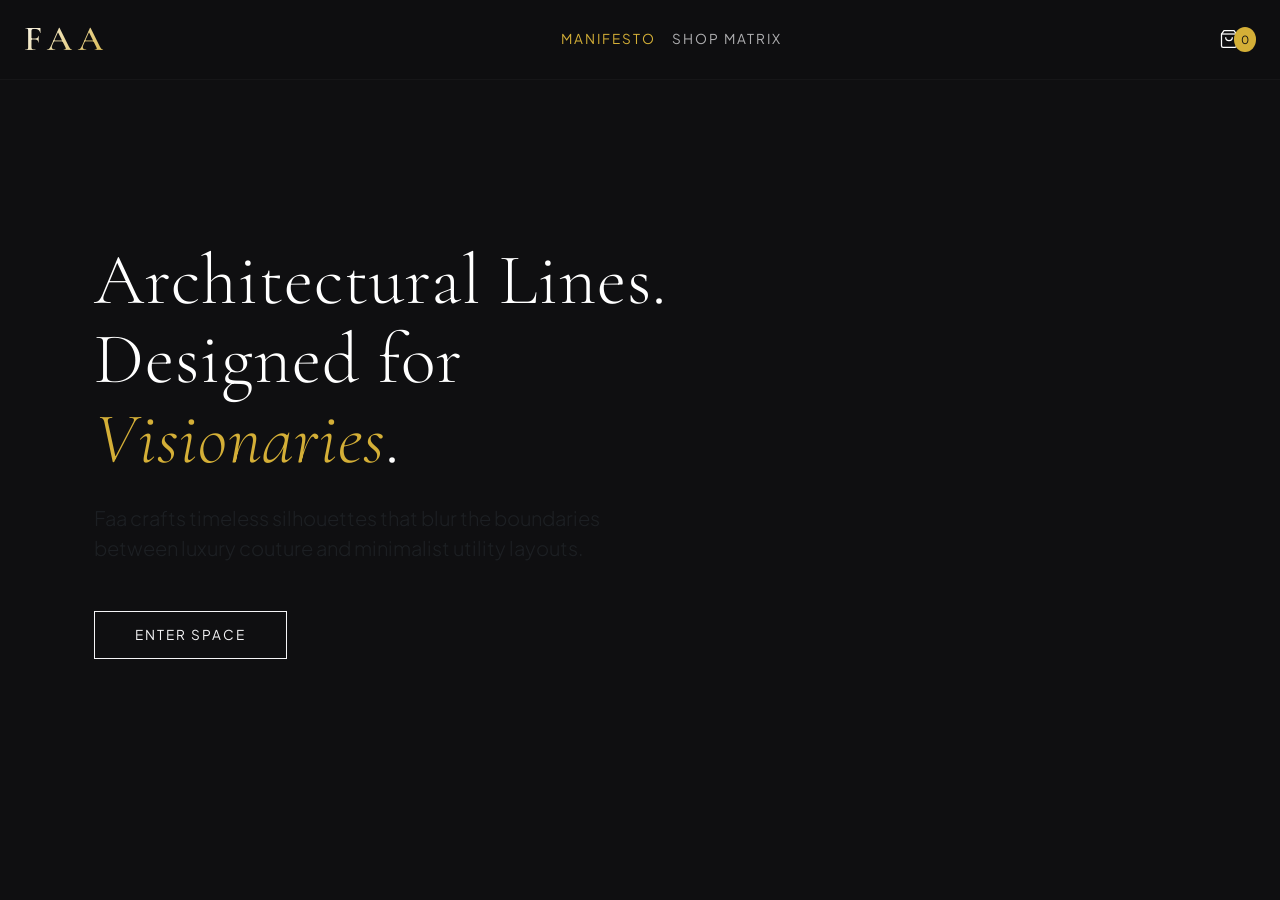
<file: index.html>
<!DOCTYPE html>
<html lang="en">
<head>
    <meta charset="UTF-8">
    <meta name="viewport" content="width=device-width, initial-scale=1.0">
    
    <!-- PRIMARY HIGH-PERFORMANCE SEO INDEXING -->
    <title>FAA Luxury | High-End Contemporary Fashion & Avant-Garde Attire</title>
    <meta name="description" content="Explore FAA, the definitive high-fashion editorial brand. Shop meticulously crafted asymmetric blazers, raw luxury silk trenches, and minimal luxury accessories.">
    <meta name="keywords" content="FAA fashion, luxury clothing, high couture, minimal luxury style, designer apparel, premium shoes">
    <meta name="robots" content="index, follow">
    <link rel="canonical" href="index.html">

    <!-- FACEBOOK OPEN GRAPH METRICS -->
    <meta property="og:type" content="website">
    <meta property="og:title" content="FAA Luxury | High-End Contemporary Fashion & Designs">
    <meta property="og:description" content="Discover structural elegance redefined. Shop the limited edition collection directly at FAA.">
    <meta property="og:image" content="https://images.unsplash.com/photo-1469334031218-e382a71b716b?auto=format&fit=crop&w=1200&q=80">
    <meta property="og:url" content="index.html">
    <meta property="og:site_name" content="FAA">

    <!-- TWITTER METRICS -->
    <meta name="twitter:card" content="summary_large_image">
    <meta name="twitter:title" content="FAA Luxury | High-End Contemporary Fashion">
    <meta name="twitter:description" content="Redefining visual limits with clean premium fashion concepts.">
    <meta name="twitter:image" content="https://images.unsplash.com/photo-1469334031218-e382a71b716b?auto=format&fit=crop&w=1200&q=80">

    <!-- EXTERNAL TOP-TIER PERFORMANCE CDNS -->
    <link href="https://cdn.jsdelivr.net/npm/bootstrap@5.3.3/dist/css/bootstrap.min.css" rel="stylesheet">
    <link rel="stylesheet" href="https://cdnjs.cloudflare.com/ajax/libs/animate.css/4.1.1/animate.min.css">
    <link rel="stylesheet" href="css/style.css">

    <!-- STRUCTURAL SEARCH ENGINE SCHEMAS -->
    <script type="application/ld+json">
    {
      "@context": "https://schema.org",
      "@type": "Store",
      "name": "FAA Luxury",
      "image": "https://images.unsplash.com/photo-1469334031218-e382a71b716b?auto=format&fit=crop&w=1200&q=80",
      "description": "Premium High-End Architectural Attire Brand.",
      "priceRange": "$$$$"
    }
    </script>
</head>
<body>

    <!-- NAVBAR LAYER -->
    <nav class="navbar navbar-expand-lg navbar-dark faa-navbar fixed-top">
        <div class="container-fluid px-4">
            <a class="navbar-brand brand-logo" href="index.html">FAA</a>
            <button class="navbar-toggler border-0" type="button" data-bs-toggle="collapse" data-bs-target="#navbarContent">
                <span class="navbar-toggler-icon"></span>
            </button>
            <div class="collapse navbar-collapse" id="navbarContent">
                <ul class="navbar-nav mx-auto mb-2 mb-lg-0">
                    <li class="nav-item"><a class="nav-link nav-link-faa active" href="index.html">Manifesto</a></li>
                    <li class="nav-item"><a class="nav-link nav-link-faa" href="shop.html">Shop Matrix</a></li>
                </ul>
                <div class="d-flex align-items-center text-white" style="cursor: pointer;" onclick="window.location.href='cart.html'">
                    <svg width="20" height="20" viewBox="0 0 24 24" fill="none" stroke="currentColor" stroke-width="1.5"><path d="M6 2L3 6v14a2 2 0 0 0 2 2h14a2 2 0 0 0 2-2V6l-3-4z"></path><line x1="3" y1="6" x2="21" y2="6"></line><path d="M16 10a4 4 0 0 1-8 0"></path></svg>
                    <span class="cart-badge">0</span>
                </div>
            </div>
        </div>
    </nav>

    <!-- CINEMATIC EDITORIAL HERO CONTAINER -->
    <header class="hero-section">
        <div class="container px-4">
            <div class="row">
                <div class="col-xl-7 col-lg-9 text-start">
                    <h1 class="hero-title text-white mb-4 animate__animated animate__fadeInDown">Architectural Lines.<br>Designed for <span>Visionaries</span>.</h1>
                    <p class="lead text-muted mb-5 animate__animated animate__fadeInUp animate__delay-1s" style="max-width: 550px;">
                        Faa crafts timeless silhouettes that blur the boundaries between luxury couture and minimalist utility layouts.
                    </p>
                    <a href="shop.html" class="btn btn-faa animate__animated animate__fadeInUp animate__delay-1s">Enter Space</a>
                </div>
            </div>
        </div>
    </header>

    <script src="https://cdn.jsdelivr.net/npm/bootstrap@5.3.3/dist/js/bootstrap.bundle.min.js"></script>
    <script src="js/app.js"></script>
</body>
</html>
</file>
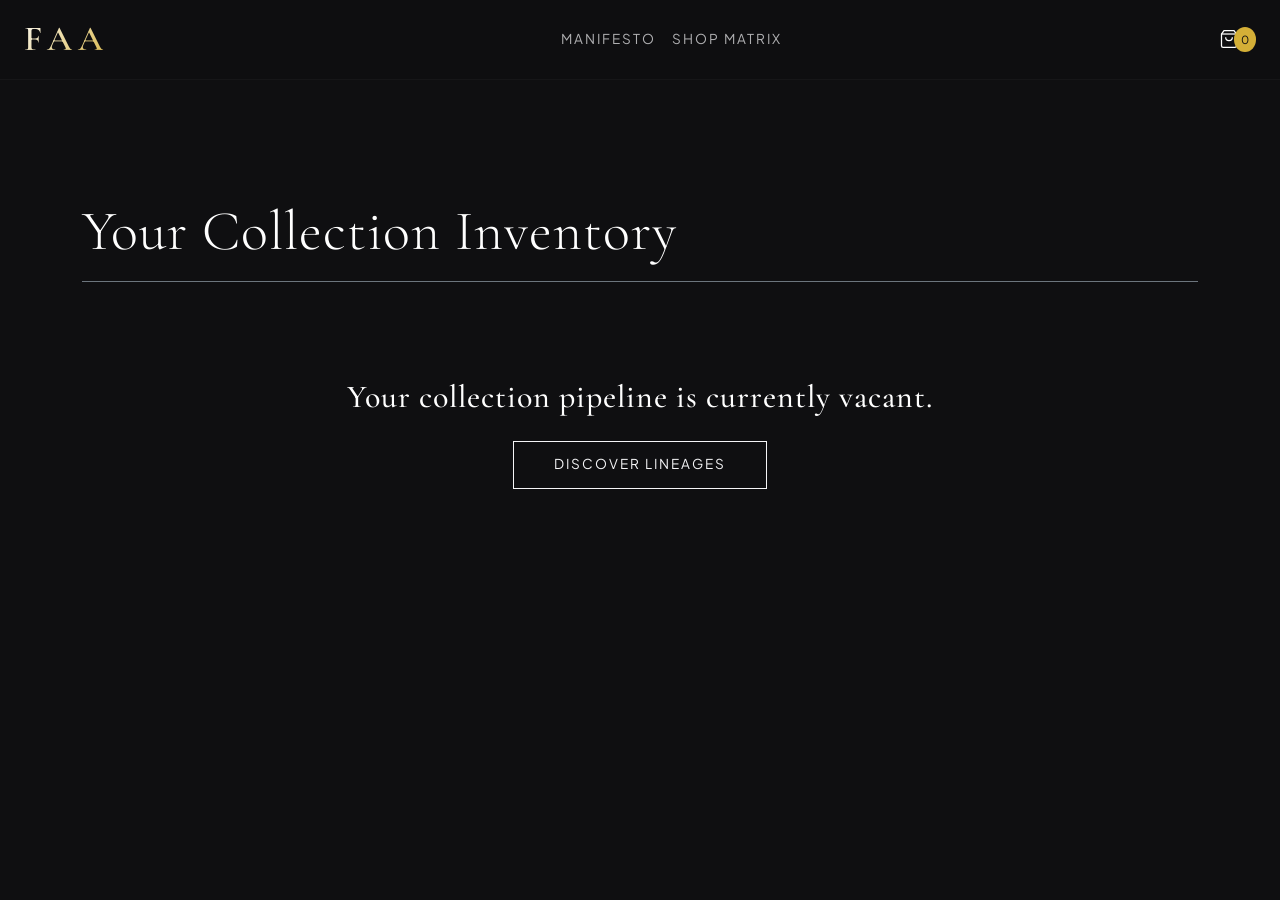
<file: cart.html>
<!DOCTYPE html>
<html lang="en">
<head>
    <meta charset="UTF-8">
    <meta name="viewport" content="width=device-width, initial-scale=1.0">
    <title>Collection Pipeline Ledger | FAA Vault</title>
    <link href="https://cdn.jsdelivr.net/npm/bootstrap@5.3.3/dist/css/bootstrap.min.css" rel="stylesheet">
    <link rel="stylesheet" href="https://cdnjs.cloudflare.com/ajax/libs/animate.css/4.1.1/animate.min.css">
    <link rel="stylesheet" href="css/style.css">
</head>
<body style="padding-top: 150px;">

    <nav class="navbar navbar-expand-lg navbar-dark faa-navbar fixed-top">
        <div class="container-fluid px-4">
            <a class="navbar-brand brand-logo" href="index.html">FAA</a>
            <button class="navbar-toggler border-0" type="button" data-bs-toggle="collapse" data-bs-target="#navbarContent">
                <span class="navbar-toggler-icon"></span>
            </button>
            <div class="collapse navbar-collapse" id="navbarContent">
                <ul class="navbar-nav mx-auto mb-2 mb-lg-0">
                    <li class="nav-item"><a class="nav-link nav-link-faa" href="index.html">Manifesto</a></li>
                    <li class="nav-item"><a class="nav-link nav-link-faa" href="shop.html">Shop Matrix</a></li>
                </ul>
                <div class="d-flex align-items-center text-white" style="cursor: pointer;" onclick="window.location.href='cart.html'">
                    <svg width="20" height="20" viewBox="0 0 24 24" fill="none" stroke="currentColor" stroke-width="1.5"><path d="M6 2L3 6v14a2 2 0 0 0 2 2h14a2 2 0 0 0 2-2V6l-3-4z"></path><line x1="3" y1="6" x2="21" y2="6"></line><path d="M16 10a4 4 0 0 1-8 0"></path></svg>
                    <span class="cart-badge">0</span>
                </div>
            </div>
        </div>
    </nav>

    <!-- CART SYSTEM CONTAINER -->
    <main class="container my-5 text-white">
        <h1 class="display-4 font-serif mb-5 border-bottom border-secondary pb-3 tracking-wider">Your Collection Inventory</h1>
        <div class="row" id="cart-view-target">
            <!-- Automated calculations delivery hooks target -->
        </div>
    </main>

    <script src="https://cdn.jsdelivr.net/npm/bootstrap@5.3.3/dist/js/bootstrap.bundle.min.js"></script>
    <script src="js/app.js"></script>
</body>
</html>
</file>
<file: css/style.css>
/* ==========================================================================
   FAA BRAND UTILITIES & SYSTEM OVERRIDES
   ========================================================================== */
@import url('https://fonts.googleapis.com/css2?family=Cormorant+Garamond:ital,wght@0,300;0,400;0,600;1,400&family=Plus+Jakarta+Sans:wght@300;400;500;600&display=swap');

:root {
    --bg-dark: #0F0F11;
    --bg-surface: #161619;
    --text-light: #F5F5F7;
    --text-muted: #A0A0AA;
    --accent-gold: #D4AF37;
    --accent-gold-hover: #F3E5AB;
    --font-editorial: 'Cormorant Garamond', serif;
    --font-ui: 'Plus Jakarta Sans', sans-serif;
    --transition-premium: all 0.6s cubic-bezier(0.16, 1, 0.3, 1);
}

body {
    background-color: var(--bg-dark);
    color: var(--text-light);
    font-family: var(--font-ui);
    overflow-x: hidden;
}

/* Typography Overrides */
h1, h2, h3, h4, .brand-logo {
    font-family: var(--font-editorial);
    letter-spacing: 1px;
}

/* Premium Navbar Adjustment */
.faa-navbar {
    background: rgba(15, 15, 17, 0.85) !important;
    backdrop-filter: blur(25px);
    border-bottom: 1px solid rgba(255, 255, 255, 0.03);
    transition: var(--transition-premium);
}

.brand-logo {
    font-size: 2.2rem;
    font-weight: 600;
    letter-spacing: 6px;
    background: linear-gradient(135deg, #ffffff 0%, var(--accent-gold) 100%);
    -webkit-background-clip: text;
    -webkit-text-fill-color: transparent;
}

.nav-link-faa {
    font-size: 0.85rem;
    text-transform: uppercase;
    letter-spacing: 2px;
    color: var(--text-light) !important;
    opacity: 0.7;
    transition: var(--transition-premium);
}

.nav-link-faa:hover, .nav-link-faa.active {
    opacity: 1;
    color: var(--accent-gold) !important;
}

/* Hero Section */
.hero-section {
    height: 100vh;
    background: linear-gradient(to right, rgba(15,15,17,0.95) 35%, rgba(15,15,17,0.2)), 
                url('https://images.unsplash.com/photo-1469334031218-e382a71b716b?auto=format&fit=crop&w=1920&q=80') center/cover no-repeat;
    display: flex;
    align-items: center;
}

.hero-title {
    font-size: calc(2.5rem + 2.5vw);
    line-height: 1.1;
    font-weight: 300;
}

.hero-title span {
    font-style: italic;
    color: var(--accent-gold);
}

/* Buttons */
.btn-faa {
    background: transparent;
    color: var(--text-light);
    border: 1px solid var(--text-light);
    padding: 0.8rem 2.5rem;
    font-size: 0.85rem;
    text-transform: uppercase;
    letter-spacing: 2px;
    border-radius: 0;
    transition: var(--transition-premium);
    position: relative;
    z-index: 1;
}

.btn-faa:hover {
    color: var(--bg-dark);
    background-color: var(--text-light);
    border-color: var(--text-light);
}

/* Product Architecture Grid */
.product-card {
    background: var(--bg-surface);
    border: 1px solid rgba(255, 255, 255, 0.02);
    border-radius: 0;
    transition: var(--transition-premium);
    margin-bottom: 1.5rem;
}

.product-card:hover {
    transform: translateY(-8px);
    border-color: rgba(212, 175, 55, 0.3);
}

.img-container {
    position: relative;
    padding-top: 135%; /* Premium Fashion Aspect Ratio */
    overflow: hidden;
}

.img-container img {
    position: absolute;
    top: 0;
    left: 0;
    width: 100%;
    height: 100%;
    object-fit: cover;
    transition: transform 0.8s cubic-bezier(0.16, 1, 0.3, 1);
}

.product-card:hover .img-container img {
    transform: scale(1.05);
}

.product-meta-title {
    font-size: 1.4rem;
    font-weight: 400;
    margin-bottom: 0.2rem;
}

.product-price-tag {
    font-family: var(--font-editorial);
    font-size: 1.3rem;
    color: var(--accent-gold);
}

/* Filters Sidebar */
.filter-sidebar-title {
    font-size: 0.85rem;
    text-transform: uppercase;
    letter-spacing: 2px;
    color: var(--accent-gold);
    border-bottom: 1px solid rgba(255,255,255,0.05);
    padding-bottom: 0.5rem;
}

.filter-list-item {
    cursor: pointer;
    opacity: 0.6;
    transition: var(--transition-premium);
    font-size: 0.95rem;
}

.filter-list-item:hover, .filter-list-item.active {
    opacity: 1;
    color: var(--accent-gold);
    padding-left: 6px;
}

/* Dynamic Cart Badge Count */
.cart-badge {
    background-color: var(--accent-gold);
    color: var(--bg-dark);
    font-size: 0.7rem;
    border-radius: 50%;
    padding: 0.25rem 0.45rem;
    vertical-align: top;
    margin-left: -5px;
}
</file>
